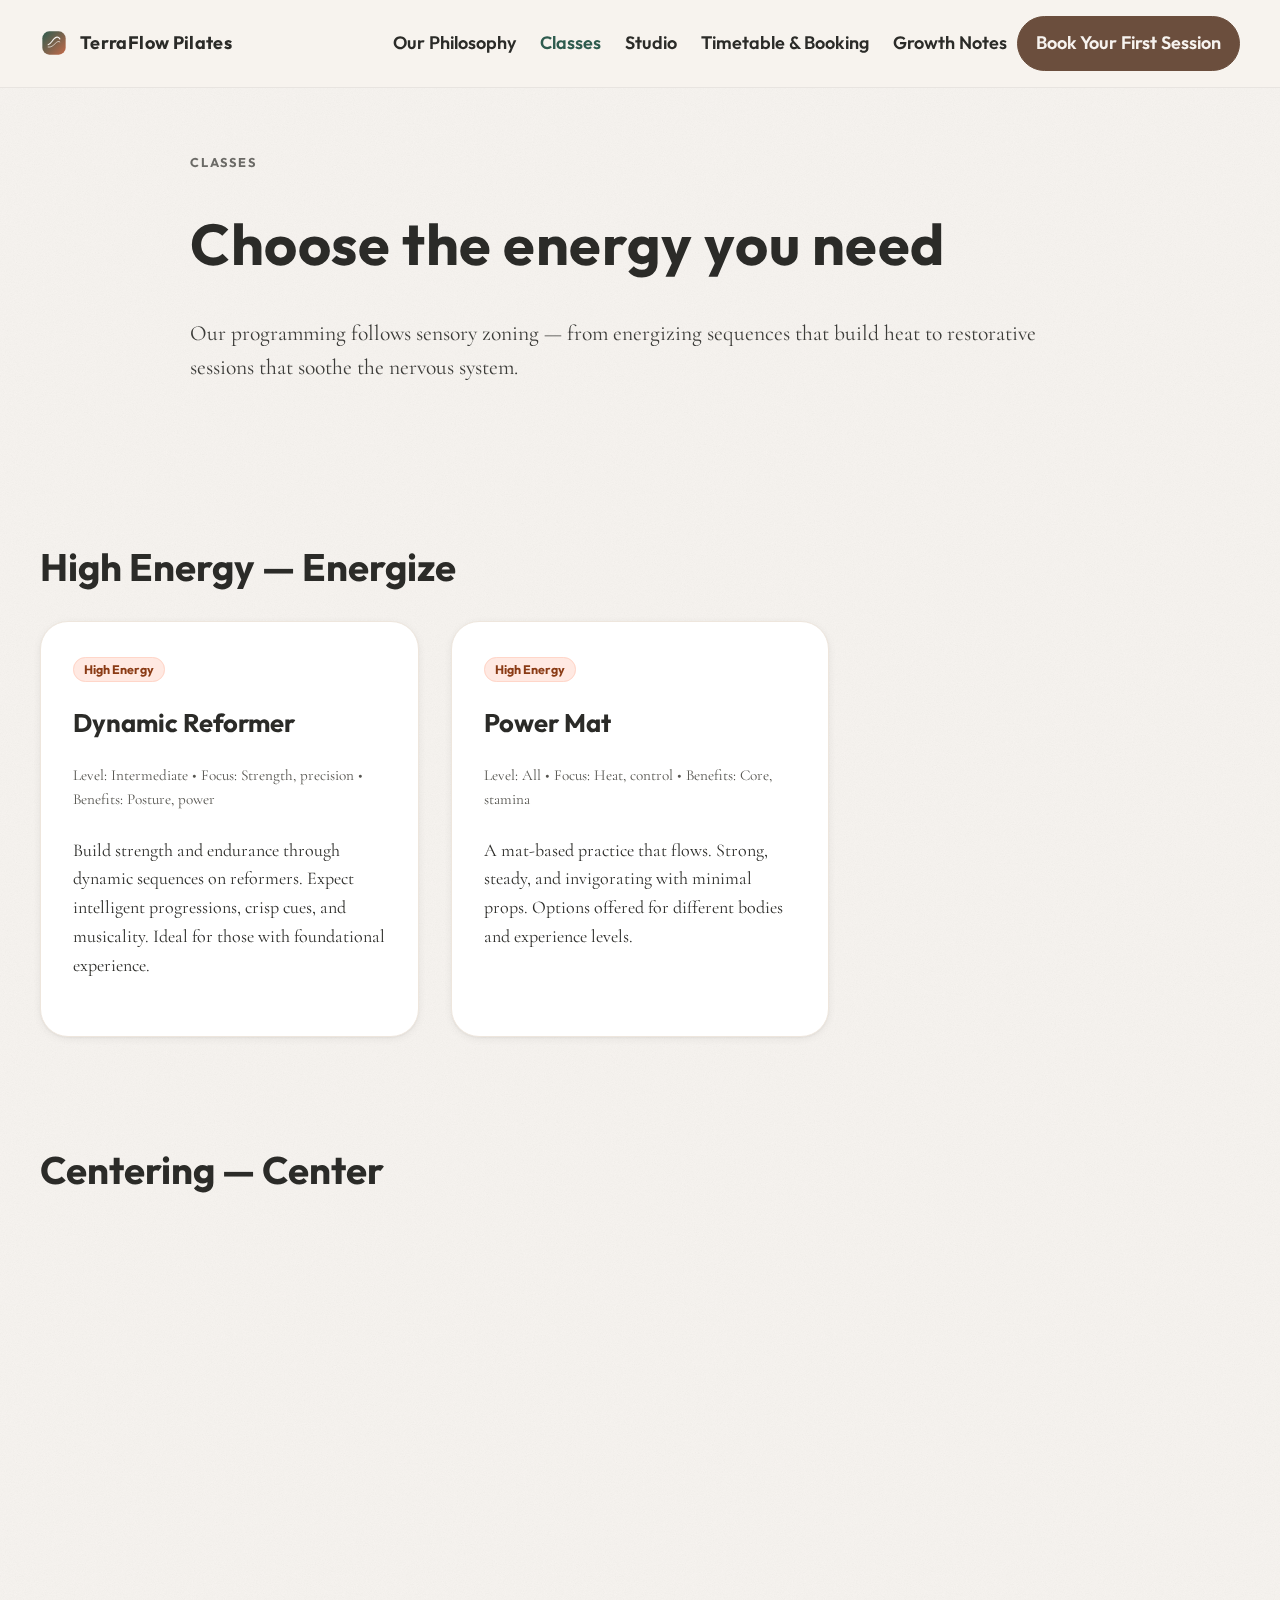
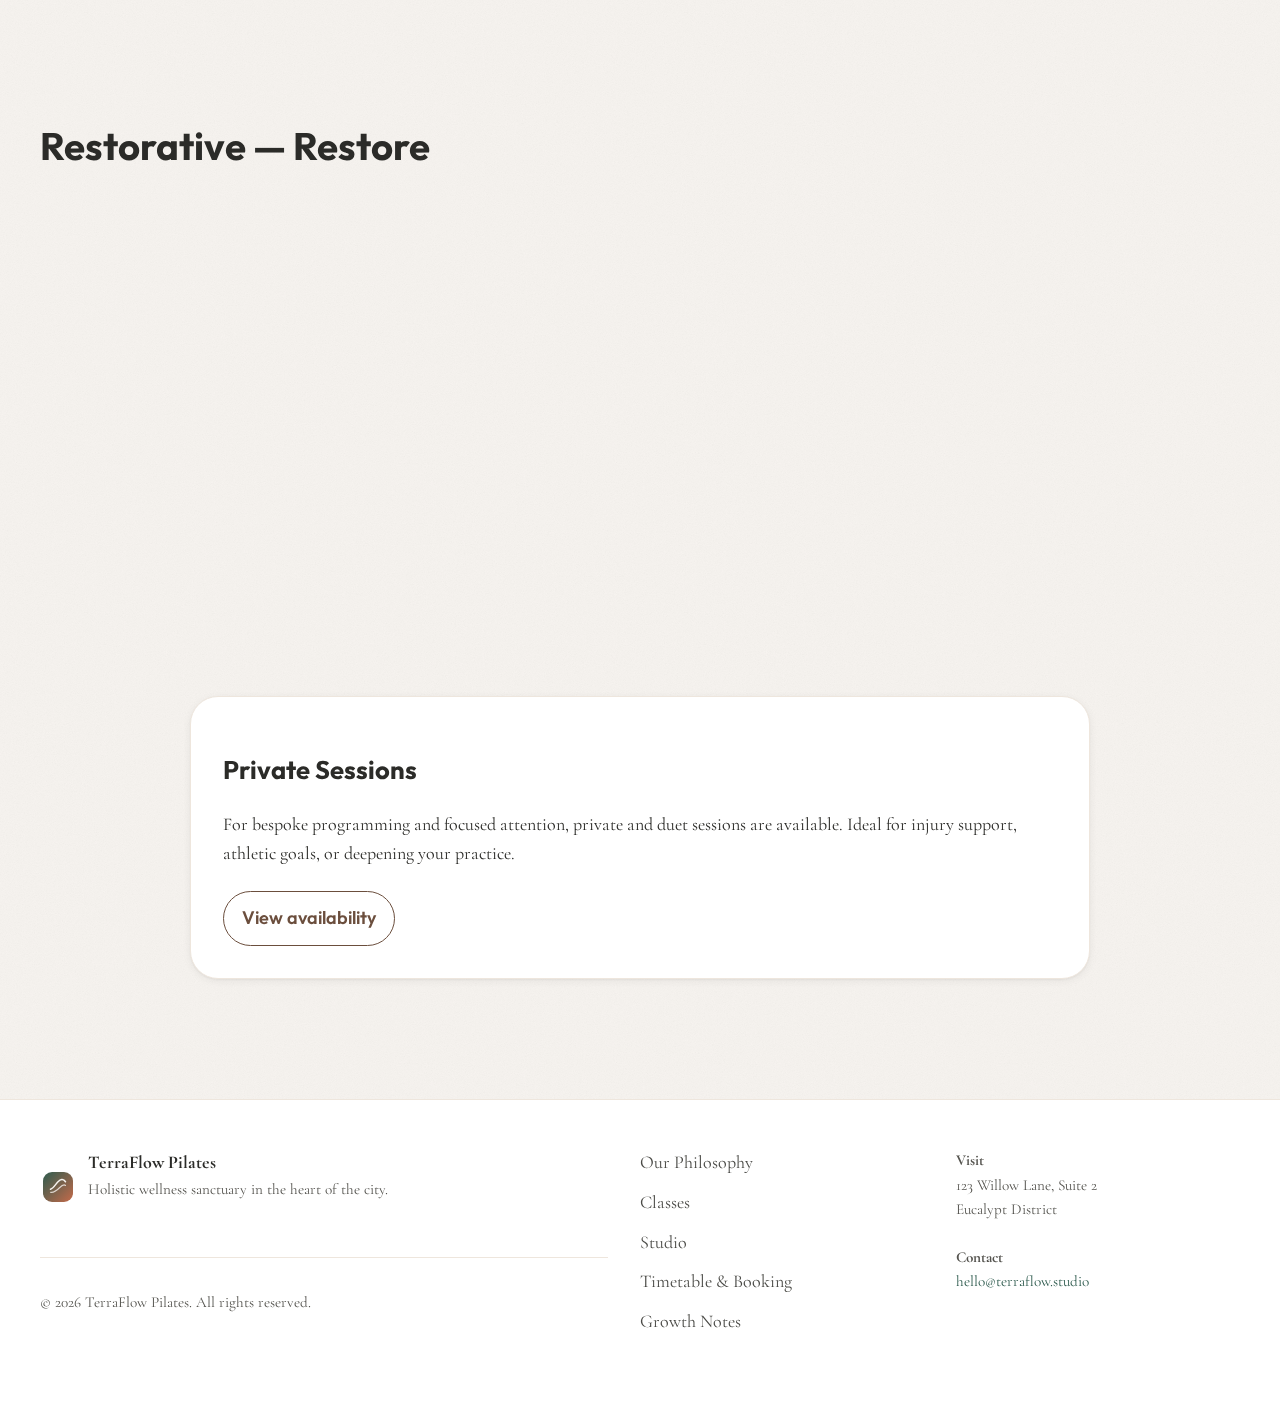
<file: classes.html>
<!doctype html>
<html lang="en">
<head>
  <meta charset="utf-8" />
  <meta name="viewport" content="width=device-width, initial-scale=1" />
  <title>Classes — TerraFlow Pilates</title>
  <meta name="description" content="Explore TerraFlow Pilates classes, grouped by energy: Energize, Center, Restore. Find the right level and benefits for your practice." />
  <link rel="icon" href="/assets/img/favicon.svg" type="image/svg+xml" />
  <link rel="preconnect" href="https://fonts.googleapis.com" crossorigin>
  <link rel="preconnect" href="https://fonts.gstatic.com" crossorigin>
  <link href="https://fonts.googleapis.com/css2?family=Cormorant+Garamond:wght@400;500;600&family=Outfit:wght@500;600;700&display=swap" rel="stylesheet">
  <link rel="stylesheet" href="/assets/css/styles.css" />
  <meta property="og:title" content="Classes — TerraFlow Pilates" />
  <meta property="og:description" content="Energize, Center, Restore — find your class and flow." />
  <meta property="og:type" content="website" />
  <meta property="og:image" content="/assets/img/brand-mark.svg" />
</head>
<body>
  <a href="#main" class="skip-link">Skip to content</a>
  <header class="site-header" role="banner">
    <div class="container navbar">
      <a class="brand" href="/">
        <img src="/assets/img/brand-mark.svg" alt="TerraFlow mark" />
        <span>TerraFlow Pilates</span>
      </a>
      <nav aria-label="Primary" class="nav-cta">
        <button class="nav-toggle" data-nav-toggle aria-expanded="false" aria-controls="primary-nav" aria-label="Toggle navigation">
          <svg viewBox="0 0 24 24" fill="none" stroke="currentColor" stroke-width="2" stroke-linecap="round"><path d="M3 6h18M3 12h18M3 18h18"/></svg>
        </button>
        <div id="primary-nav" class="navlinks" data-navlinks>
          <a href="/philosophy.html">Our Philosophy</a>
          <a href="/classes.html" aria-current="page">Classes</a>
          <a href="/studio.html">Studio</a>
          <a href="/timetable.html">Timetable & Booking</a>
          <a href="/journal/index.html">Growth Notes</a>
        </div>
        <div class="nav-cta">
          <a class="btn btn-primary" href="/timetable.html">Book Your First Session</a>
        </div>
      </nav>
    </div>
  </header>

  <main id="main">
    <section class="section">
      <div class="container-narrow">
        <p class="kicker">Classes</p>
        <h1>Choose the energy you need</h1>
        <p class="lead">Our programming follows sensory zoning — from energizing sequences that build heat to restorative sessions that soothe the nervous system.</p>
      </div>
    </section>

    <section class="section section-tight">
      <div class="container">
        <h2>High Energy — Energize</h2>
        <div class="grid grid-3">
          <article id="dynamic-reformer" class="card reveal">
            <span class="badge energize">High Energy</span>
            <h3>Dynamic Reformer</h3>
            <p class="small">Level: Intermediate • Focus: Strength, precision • Benefits: Posture, power</p>
            <p>Build strength and endurance through dynamic sequences on reformers. Expect intelligent progressions, crisp cues, and musicality. Ideal for those with foundational experience.</p>
          </article>
          <article class="card reveal">
            <span class="badge energize">High Energy</span>
            <h3>Power Mat</h3>
            <p class="small">Level: All • Focus: Heat, control • Benefits: Core, stamina</p>
            <p>A mat-based practice that flows. Strong, steady, and invigorating with minimal props. Options offered for different bodies and experience levels.</p>
          </article>
        </div>
      </div>
    </section>

    <section class="section section-tight">
      <div class="container">
        <h2>Centering — Center</h2>
        <div class="grid grid-3">
          <article id="mindful-mat" class="card reveal">
            <span class="badge center">Center</span>
            <h3>Mindful Mat</h3>
            <p class="small">Level: Beginner+ • Focus: Alignment, breath • Benefits: Ease, awareness</p>
            <p>Foundational practice that prioritizes control and breath. Slow, precise, and deeply supportive. A grounding class to refine technique.</p>
          </article>
          <article class="card reveal">
            <span class="badge center">Center</span>
            <h3>Mobility & Balance</h3>
            <p class="small">Level: All • Focus: Joint care • Benefits: Range, stability</p>
            <p>Gentle, intelligent mobility work to support daily life and athletic performance. Emphasis on ankles, hips, and thoracic rotation.</p>
          </article>
        </div>
      </div>
    </section>

    <section class="section section-tight">
      <div class="container">
        <h2>Restorative — Restore</h2>
        <div class="grid grid-3">
          <article id="restorative-stretch" class="card reveal">
            <span class="badge restore">Restore</span>
            <h3>Restorative Stretch & Sound Bath</h3>
            <p class="small">Level: All • Focus: Release, down-regulate • Benefits: Calm, sleep</p>
            <p>Unwind in a candlelit setting with meditative sound. Supported stretching, breath-led pacing, and deep relaxation for the nervous system.</p>
          </article>
          <article class="card reveal">
            <span class="badge restore">Restore</span>
            <h3>Pre/Postnatal Foundations</h3>
            <p class="small">Level: All • Focus: Safe support • Benefits: Stability, connection</p>
            <p>Nervous-system-informed sequences that build strength safely through pregnancy and postpartum. Focused on core synergy and pelvic floor.</p>
          </article>
        </div>
      </div>
    </section>

    <section class="section section-tight">
      <div class="container-narrow">
        <div class="card">
          <h3>Private Sessions</h3>
          <p>For bespoke programming and focused attention, private and duet sessions are available. Ideal for injury support, athletic goals, or deepening your practice.</p>
          <a class="btn btn-secondary" href="/timetable.html">View availability</a>
        </div>
      </div>
    </section>
  </main>

  <footer class="site-footer" role="contentinfo">
    <div class="container footer-grid">
      <div>
        <div class="footer-brand">
          <img src="/assets/img/brand-mark.svg" alt="TerraFlow mark" />
          <div>
            <strong>TerraFlow Pilates</strong>
            <p class="small">Holistic wellness sanctuary in the heart of the city.</p>
          </div>
        </div>
        <div class="hr"></div>
        <p class="small">© <span id="y"></span> TerraFlow Pilates. All rights reserved.</p>
      </div>
      <nav aria-label="Footer" class="footer-nav">
        <a href="/philosophy.html">Our Philosophy</a>
        <a href="/classes.html" aria-current="page">Classes</a>
        <a href="/studio.html">Studio</a>
        <a href="/timetable.html">Timetable & Booking</a>
        <a href="/journal/index.html">Growth Notes</a>
      </nav>
      <div>
        <p class="small"><strong>Visit</strong><br/>123 Willow Lane, Suite 2<br/>Eucalypt District</p>
        <p class="small"><strong>Contact</strong><br/><a href="mailto:hello@terraflow.studio">hello@terraflow.studio</a></p>
      </div>
    </div>
  </footer>

  <script>document.getElementById('y').textContent = new Date().getFullYear();</script>
  <script src="/assets/js/structured-data.js" defer></script>
  <script src="/assets/js/main.js" defer></script>
</body>
</html>
</file>
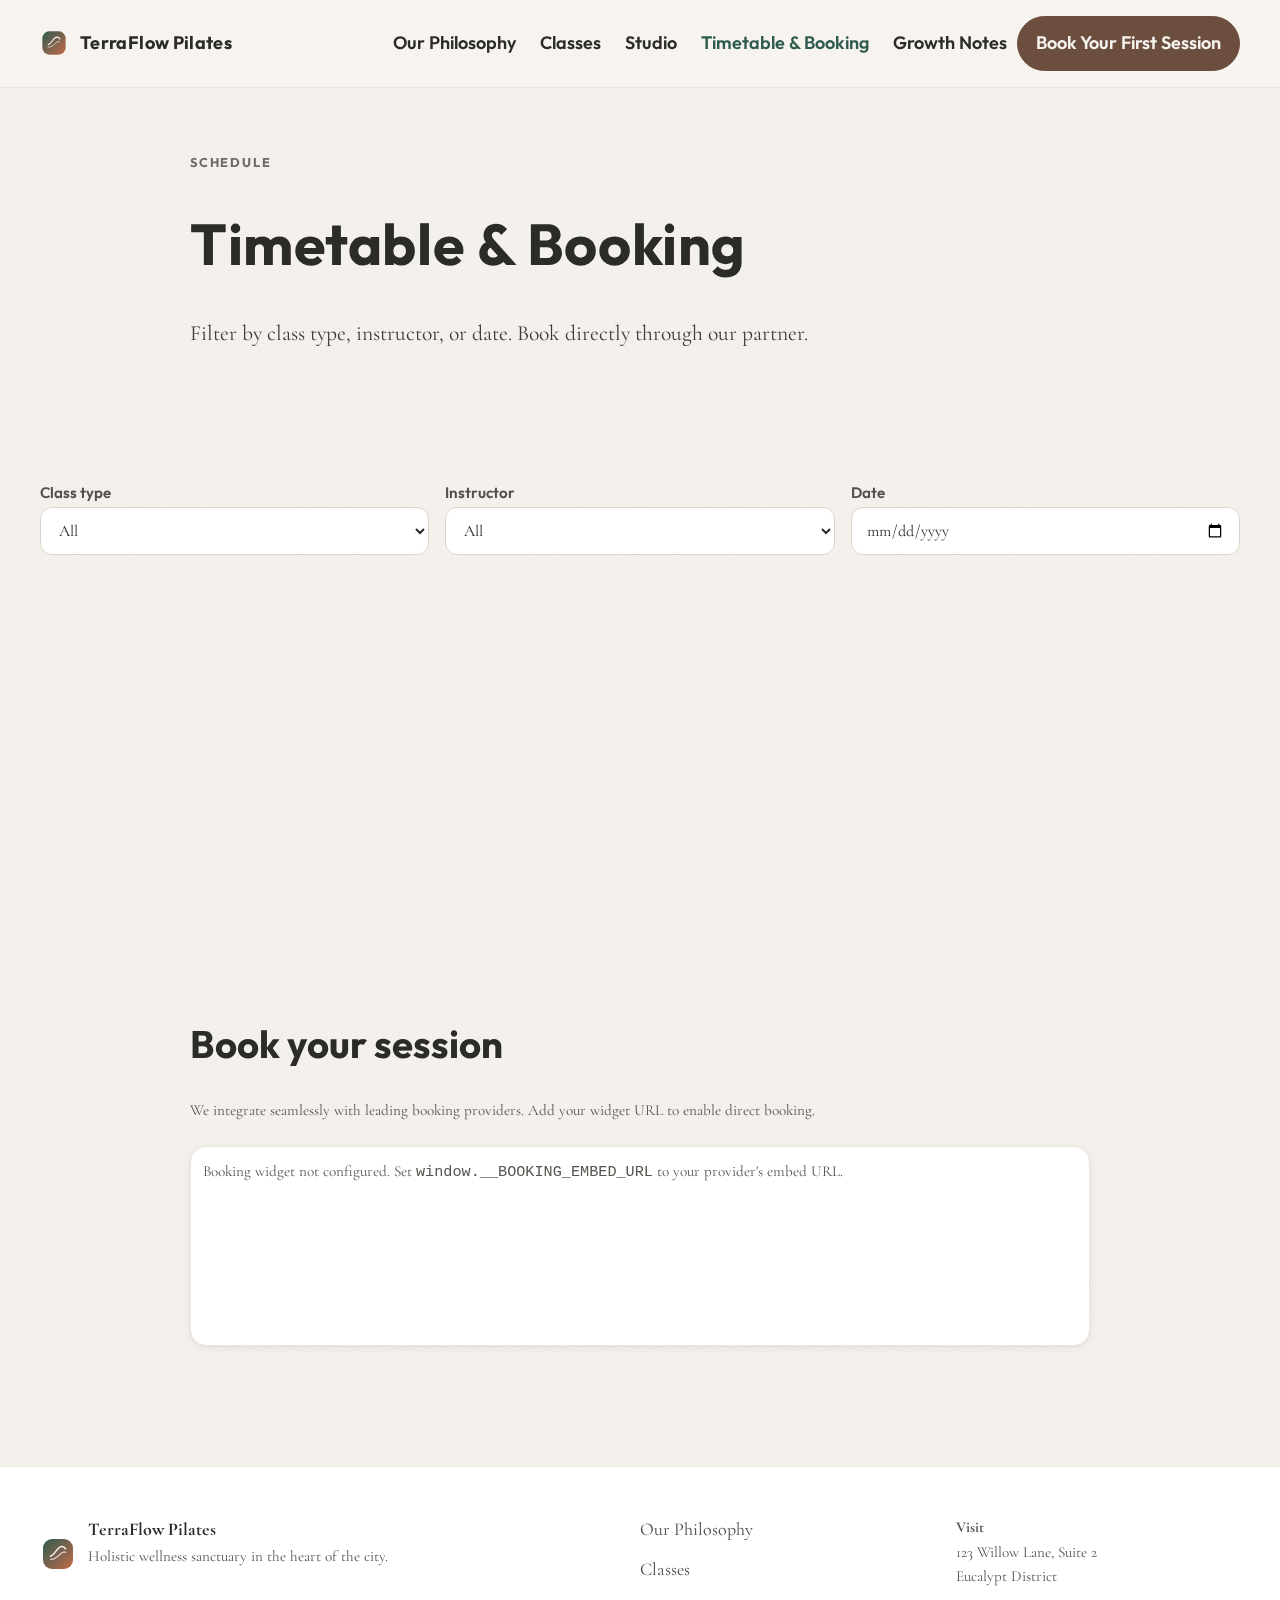
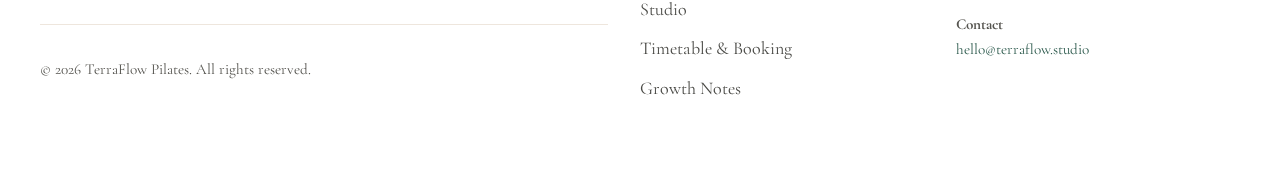
<file: timetable.html>
<!doctype html>
<html lang="en">
<head>
  <meta charset="utf-8" />
  <meta name="viewport" content="width=device-width, initial-scale=1" />
  <title>Timetable & Booking — TerraFlow Pilates</title>
  <meta name="description" content="Filter classes by type, instructor, and date. Book your TerraFlow Pilates session through our integrated partner." />
  <link rel="icon" href="/assets/img/favicon.svg" type="image/svg+xml" />
  <link rel="preconnect" href="https://fonts.googleapis.com" crossorigin>
  <link rel="preconnect" href="https://fonts.gstatic.com" crossorigin>
  <link href="https://fonts.googleapis.com/css2?family=Cormorant+Garamond:wght@400;500;600&family=Outfit:wght@500;600;700&display=swap" rel="stylesheet">
  <link rel="stylesheet" href="/assets/css/styles.css" />
  <meta property="og:title" content="Timetable & Booking — TerraFlow Pilates" />
  <meta property="og:description" content="Filter classes by type, instructor, and date. Book your TerraFlow session." />
  <meta property="og:type" content="website" />
  <meta property="og:image" content="/assets/img/brand-mark.svg" />
</head>
<body>
  <a href="#main" class="skip-link">Skip to content</a>
  <header class="site-header" role="banner">
    <div class="container navbar">
      <a class="brand" href="/">
        <img src="/assets/img/brand-mark.svg" alt="TerraFlow mark" />
        <span>TerraFlow Pilates</span>
      </a>
      <nav aria-label="Primary" class="nav-cta">
        <button class="nav-toggle" data-nav-toggle aria-expanded="false" aria-controls="primary-nav" aria-label="Toggle navigation">
          <svg viewBox="0 0 24 24" fill="none" stroke="currentColor" stroke-width="2" stroke-linecap="round"><path d="M3 6h18M3 12h18M3 18h18"/></svg>
        </button>
        <div id="primary-nav" class="navlinks" data-navlinks>
          <a href="/philosophy.html">Our Philosophy</a>
          <a href="/classes.html">Classes</a>
          <a href="/studio.html">Studio</a>
          <a href="/timetable.html" aria-current="page">Timetable & Booking</a>
          <a href="/journal/index.html">Growth Notes</a>
        </div>
        <div class="nav-cta">
          <a class="btn btn-primary" href="/timetable.html">Book Your First Session</a>
        </div>
      </nav>
    </div>
  </header>

  <main id="main">
    <section class="section">
      <div class="container-narrow">
        <p class="kicker">Schedule</p>
        <h1>Timetable & Booking</h1>
        <p class="lead">Filter by class type, instructor, or date. Book directly through our partner.</p>
      </div>
    </section>

    <section class="section section-tight" id="timetable-app">
      <div class="container">
        <form id="timetable-filters" class="controls" aria-label="Filter classes">
          <div>
            <label for="filter-type">Class type</label>
            <select id="filter-type">
              <option value="">All</option>
              <option value="dynamic-reformer">Dynamic Reformer</option>
              <option value="mindful-mat">Mindful Mat</option>
              <option value="restorative-stretch">Restorative Stretch</option>
            </select>
          </div>
          <div>
            <label for="filter-instructor">Instructor</label>
            <select id="filter-instructor">
              <option value="">All</option>
              <option value="Lena Hart">Lena Hart</option>
              <option value="Noor El-Sayegh">Noor El-Sayegh</option>
              <option value="Theo Marin">Theo Marin</option>
            </select>
          </div>
          <div>
            <label for="filter-date">Date</label>
            <input type="date" id="filter-date" />
          </div>
        </form>

        <div style="margin-top: 16px" id="timetable-results" aria-live="polite" aria-busy="false"></div>

        <script id="schedule-data" type="application/json">
          [
            {"id":"c1","className":"Dynamic Reformer","type":"dynamic-reformer","instructor":"Theo Marin","datetime":"2025-10-06T09:30:00","energy":"energize","energyLabel":"High Energy"},
            {"id":"c2","className":"Mindful Mat","type":"mindful-mat","instructor":"Noor El-Sayegh","datetime":"2025-10-06T12:00:00","energy":"center","energyLabel":"Center"},
            {"id":"c3","className":"Restorative Stretch & Sound Bath","type":"restorative-stretch","instructor":"Lena Hart","datetime":"2025-10-07T18:30:00","energy":"restore","energyLabel":"Restore"},
            {"id":"c4","className":"Dynamic Reformer","type":"dynamic-reformer","instructor":"Theo Marin","datetime":"2025-10-08T07:00:00","energy":"energize","energyLabel":"High Energy"}
          ]
        </script>
      </div>
    </section>

    <section class="section section-tight" id="booking">
      <div class="container-narrow">
        <h2>Book your session</h2>
        <p class="small">We integrate seamlessly with leading booking providers. Add your widget URL to enable direct booking.</p>
        <div id="booking-embed" class="surface" style="min-height: 200px; padding: 12px; border-radius: 16px;">
          <!-- Iframe injected by JS when window.__BOOKING_EMBED_URL is set -->
        </div>
        <script>
          // Example: set this to your provider's URL, e.g., Mindbody, Momence, or Acuity
          // window.__BOOKING_EMBED_URL = 'https://example.com/your-booking-widget';
        </script>
      </div>
    </section>
  </main>

  <footer class="site-footer" role="contentinfo">
    <div class="container footer-grid">
      <div>
        <div class="footer-brand">
          <img src="/assets/img/brand-mark.svg" alt="TerraFlow mark" />
          <div>
            <strong>TerraFlow Pilates</strong>
            <p class="small">Holistic wellness sanctuary in the heart of the city.</p>
          </div>
        </div>
        <div class="hr"></div>
        <p class="small">© <span id="y"></span> TerraFlow Pilates. All rights reserved.</p>
      </div>
      <nav aria-label="Footer" class="footer-nav">
        <a href="/philosophy.html">Our Philosophy</a>
        <a href="/classes.html">Classes</a>
        <a href="/studio.html">Studio</a>
        <a href="/timetable.html" aria-current="page">Timetable & Booking</a>
        <a href="/journal/index.html">Growth Notes</a>
      </nav>
      <div>
        <p class="small"><strong>Visit</strong><br/>123 Willow Lane, Suite 2<br/>Eucalypt District</p>
        <p class="small"><strong>Contact</strong><br/><a href="mailto:hello@terraflow.studio">hello@terraflow.studio</a></p>
      </div>
    </div>
  </footer>

  <script>document.getElementById('y').textContent = new Date().getFullYear();</script>
  <script src="/assets/js/structured-data.js" defer></script>
  <script src="/assets/js/main.js" defer></script>
</body>
</html>
</file>
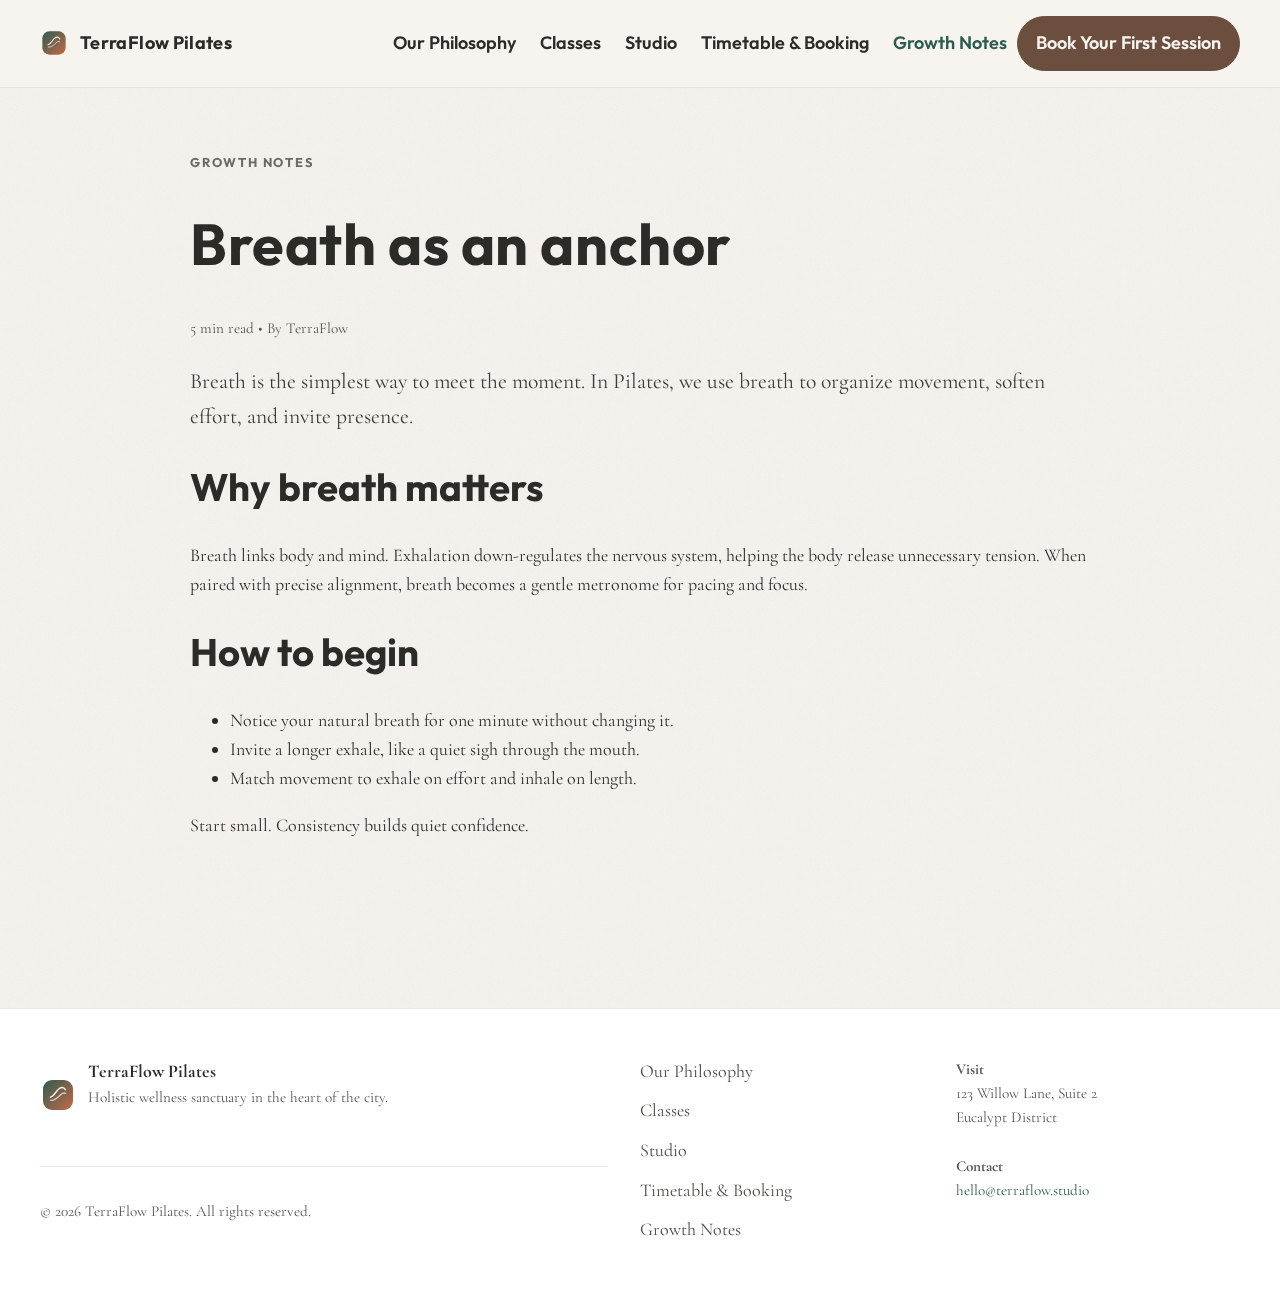
<file: journal/pilates-breath-presence.html>
<!doctype html>
<html lang="en">
<head>
  <meta charset="utf-8" />
  <meta name="viewport" content="width=device-width, initial-scale=1" />
  <title>Breath as an anchor — TerraFlow Growth Notes</title>
  <meta name="description" content="On the nervous system benefits of breath-led movement — and how to begin." />
  <link rel="icon" href="/assets/img/favicon.svg" type="image/svg+xml" />
  <link rel="preconnect" href="https://fonts.googleapis.com" crossorigin>
  <link rel="preconnect" href="https://fonts.gstatic.com" crossorigin>
  <link href="https://fonts.googleapis.com/css2?family=Cormorant+Garamond:wght@400;500;600&family=Outfit:wght@500;600;700&display=swap" rel="stylesheet">
  <link rel="stylesheet" href="/assets/css/styles.css" />
  <meta property="og:title" content="Breath as an anchor — TerraFlow Growth Notes" />
  <meta property="og:description" content="On the nervous system benefits of breath-led movement — and how to begin." />
  <meta property="og:type" content="article" />
  <meta property="og:image" content="/assets/img/brand-mark.svg" />
</head>
<body>
  <a href="#main" class="skip-link">Skip to content</a>
  <header class="site-header" role="banner">
    <div class="container navbar">
      <a class="brand" href="/">
        <img src="/assets/img/brand-mark.svg" alt="TerraFlow mark" />
        <span>TerraFlow Pilates</span>
      </a>
      <nav aria-label="Primary" class="nav-cta">
        <button class="nav-toggle" data-nav-toggle aria-expanded="false" aria-controls="primary-nav" aria-label="Toggle navigation">
          <svg viewBox="0 0 24 24" fill="none" stroke="currentColor" stroke-width="2" stroke-linecap="round"><path d="M3 6h18M3 12h18M3 18h18"/></svg>
        </button>
        <div id="primary-nav" class="navlinks" data-navlinks>
          <a href="/philosophy.html">Our Philosophy</a>
          <a href="/classes.html">Classes</a>
          <a href="/studio.html">Studio</a>
          <a href="/timetable.html">Timetable & Booking</a>
          <a href="/journal/index.html" aria-current="page">Growth Notes</a>
        </div>
        <div class="nav-cta">
          <a class="btn btn-primary" href="/timetable.html">Book Your First Session</a>
        </div>
      </nav>
    </div>
  </header>

  <main id="main" class="section">
    <article class="container-narrow">
      <p class="kicker">Growth Notes</p>
      <h1>Breath as an anchor</h1>
      <p class="small">5 min read • By TerraFlow</p>
      <p class="lead">Breath is the simplest way to meet the moment. In Pilates, we use breath to organize movement, soften effort, and invite presence.</p>
      <h2>Why breath matters</h2>
      <p>Breath links body and mind. Exhalation down-regulates the nervous system, helping the body release unnecessary tension. When paired with precise alignment, breath becomes a gentle metronome for pacing and focus.</p>
      <h2>How to begin</h2>
      <ul>
        <li>Notice your natural breath for one minute without changing it.</li>
        <li>Invite a longer exhale, like a quiet sigh through the mouth.</li>
        <li>Match movement to exhale on effort and inhale on length.</li>
      </ul>
      <p>Start small. Consistency builds quiet confidence.</p>
    </article>
  </main>

  <footer class="site-footer" role="contentinfo">
    <div class="container footer-grid">
      <div>
        <div class="footer-brand">
          <img src="/assets/img/brand-mark.svg" alt="TerraFlow mark" />
          <div>
            <strong>TerraFlow Pilates</strong>
            <p class="small">Holistic wellness sanctuary in the heart of the city.</p>
          </div>
        </div>
        <div class="hr"></div>
        <p class="small">© <span id="y"></span> TerraFlow Pilates. All rights reserved.</p>
      </div>
      <nav aria-label="Footer" class="footer-nav">
        <a href="/philosophy.html">Our Philosophy</a>
        <a href="/classes.html">Classes</a>
        <a href="/studio.html">Studio</a>
        <a href="/timetable.html">Timetable & Booking</a>
        <a href="/journal/index.html" aria-current="page">Growth Notes</a>
      </nav>
      <div>
        <p class="small"><strong>Visit</strong><br/>123 Willow Lane, Suite 2<br/>Eucalypt District</p>
        <p class="small"><strong>Contact</strong><br/><a href="mailto:hello@terraflow.studio">hello@terraflow.studio</a></p>
      </div>
    </div>
  </footer>

  <script>document.getElementById('y').textContent = new Date().getFullYear();</script>
  <script src="/assets/js/structured-data.js" defer></script>
  <script src="/assets/js/main.js" defer></script>
</body>
</html>
</file>
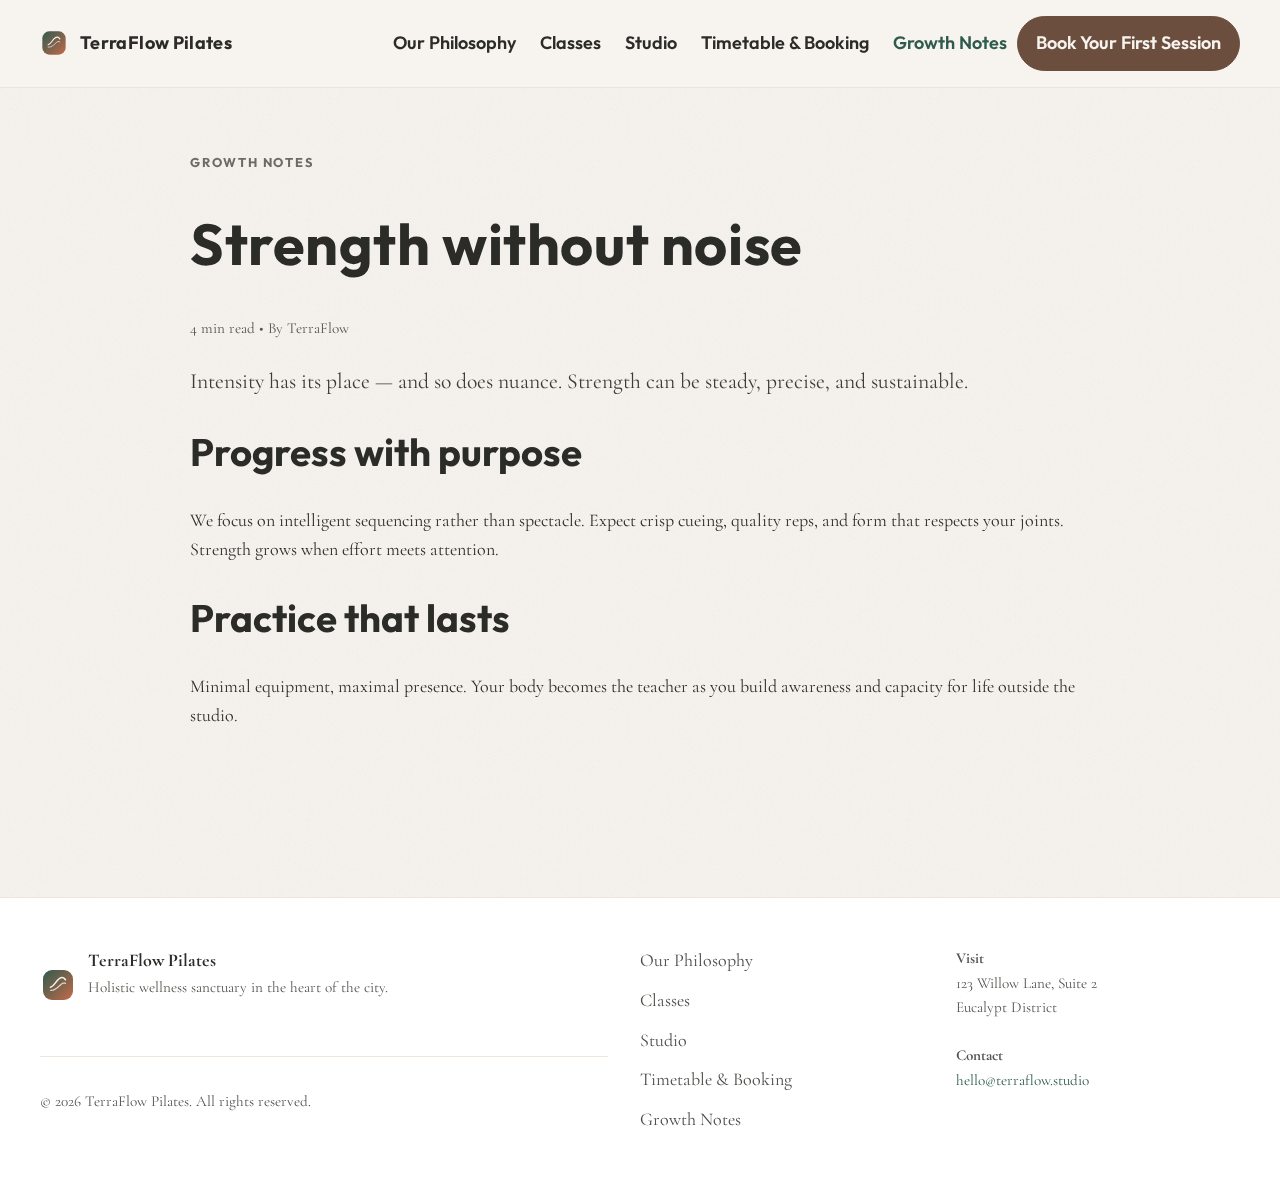
<file: journal/strength-without-noise.html>
<!doctype html>
<html lang="en">
<head>
  <meta charset="utf-8" />
  <meta name="viewport" content="width=device-width, initial-scale=1" />
  <title>Strength without noise — TerraFlow Growth Notes</title>
  <meta name="description" content="Building quiet confidence through intelligent progressions and alignment." />
  <link rel="icon" href="/assets/img/favicon.svg" type="image/svg+xml" />
  <link rel="preconnect" href="https://fonts.googleapis.com" crossorigin>
  <link rel="preconnect" href="https://fonts.gstatic.com" crossorigin>
  <link href="https://fonts.googleapis.com/css2?family=Cormorant+Garamond:wght@400;500;600&family=Outfit:wght@500;600;700&display=swap" rel="stylesheet">
  <link rel="stylesheet" href="/assets/css/styles.css" />
  <meta property="og:title" content="Strength without noise — TerraFlow Growth Notes" />
  <meta property="og:description" content="Building quiet confidence through intelligent progressions and alignment." />
  <meta property="og:type" content="article" />
  <meta property="og:image" content="/assets/img/brand-mark.svg" />
</head>
<body>
  <a href="#main" class="skip-link">Skip to content</a>
  <header class="site-header" role="banner">
    <div class="container navbar">
      <a class="brand" href="/">
        <img src="/assets/img/brand-mark.svg" alt="TerraFlow mark" />
        <span>TerraFlow Pilates</span>
      </a>
      <nav aria-label="Primary" class="nav-cta">
        <button class="nav-toggle" data-nav-toggle aria-expanded="false" aria-controls="primary-nav" aria-label="Toggle navigation">
          <svg viewBox="0 0 24 24" fill="none" stroke="currentColor" stroke-width="2" stroke-linecap="round"><path d="M3 6h18M3 12h18M3 18h18"/></svg>
        </button>
        <div id="primary-nav" class="navlinks" data-navlinks>
          <a href="/philosophy.html">Our Philosophy</a>
          <a href="/classes.html">Classes</a>
          <a href="/studio.html">Studio</a>
          <a href="/timetable.html">Timetable & Booking</a>
          <a href="/journal/index.html" aria-current="page">Growth Notes</a>
        </div>
        <div class="nav-cta">
          <a class="btn btn-primary" href="/timetable.html">Book Your First Session</a>
        </div>
      </nav>
    </div>
  </header>

  <main id="main" class="section">
    <article class="container-narrow">
      <p class="kicker">Growth Notes</p>
      <h1>Strength without noise</h1>
      <p class="small">4 min read • By TerraFlow</p>
      <p class="lead">Intensity has its place — and so does nuance. Strength can be steady, precise, and sustainable.</p>
      <h2>Progress with purpose</h2>
      <p>We focus on intelligent sequencing rather than spectacle. Expect crisp cueing, quality reps, and form that respects your joints. Strength grows when effort meets attention.</p>
      <h2>Practice that lasts</h2>
      <p>Minimal equipment, maximal presence. Your body becomes the teacher as you build awareness and capacity for life outside the studio.</p>
    </article>
  </main>

  <footer class="site-footer" role="contentinfo">
    <div class="container footer-grid">
      <div>
        <div class="footer-brand">
          <img src="/assets/img/brand-mark.svg" alt="TerraFlow mark" />
          <div>
            <strong>TerraFlow Pilates</strong>
            <p class="small">Holistic wellness sanctuary in the heart of the city.</p>
          </div>
        </div>
        <div class="hr"></div>
        <p class="small">© <span id="y"></span> TerraFlow Pilates. All rights reserved.</p>
      </div>
      <nav aria-label="Footer" class="footer-nav">
        <a href="/philosophy.html">Our Philosophy</a>
        <a href="/classes.html">Classes</a>
        <a href="/studio.html">Studio</a>
        <a href="/timetable.html">Timetable & Booking</a>
        <a href="/journal/index.html" aria-current="page">Growth Notes</a>
      </nav>
      <div>
        <p class="small"><strong>Visit</strong><br/>123 Willow Lane, Suite 2<br/>Eucalypt District</p>
        <p class="small"><strong>Contact</strong><br/><a href="mailto:hello@terraflow.studio">hello@terraflow.studio</a></p>
      </div>
    </div>
  </footer>

  <script>document.getElementById('y').textContent = new Date().getFullYear();</script>
  <script src="/assets/js/structured-data.js" defer></script>
  <script src="/assets/js/main.js" defer></script>
</body>
</html>
</file>
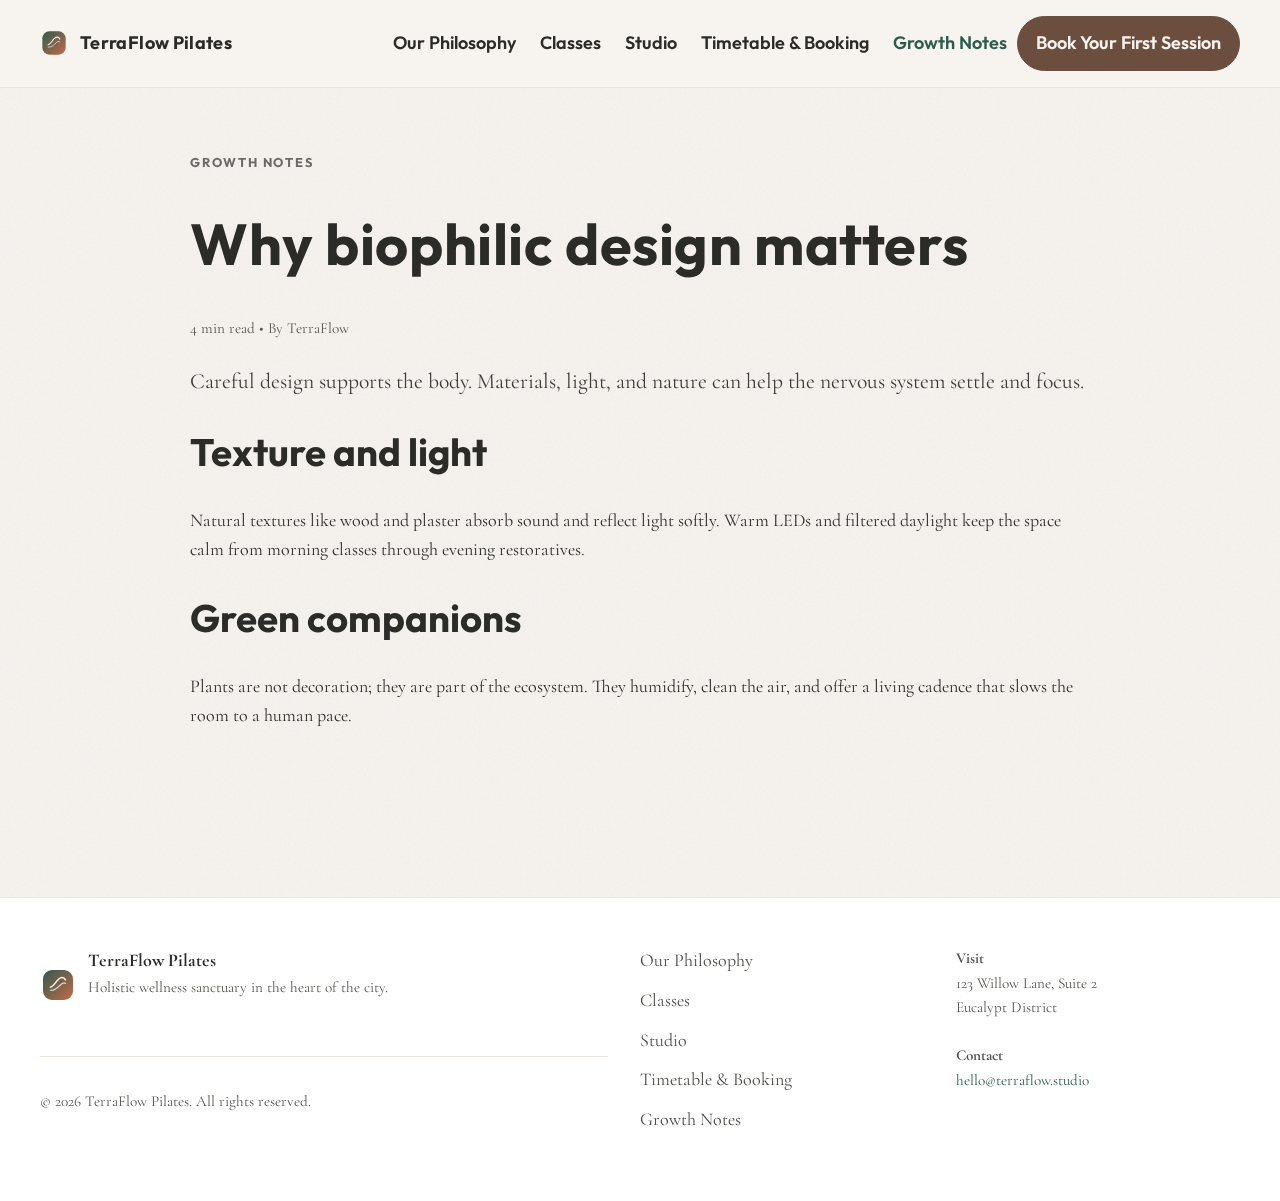
<file: journal/why-biophilic-design-matters.html>
<!doctype html>
<html lang="en">
<head>
  <meta charset="utf-8" />
  <meta name="viewport" content="width=device-width, initial-scale=1" />
  <title>Why biophilic design matters — TerraFlow Growth Notes</title>
  <meta name="description" content="Design choices that invite calm and focus: light, texture, and nature." />
  <link rel="icon" href="/assets/img/favicon.svg" type="image/svg+xml" />
  <link rel="preconnect" href="https://fonts.googleapis.com" crossorigin>
  <link rel="preconnect" href="https://fonts.gstatic.com" crossorigin>
  <link href="https://fonts.googleapis.com/css2?family=Cormorant+Garamond:wght@400;500;600&family=Outfit:wght@500;600;700&display=swap" rel="stylesheet">
  <link rel="stylesheet" href="/assets/css/styles.css" />
  <meta property="og:title" content="Why biophilic design matters — TerraFlow Growth Notes" />
  <meta property="og:description" content="Design choices that invite calm and focus: light, texture, and nature." />
  <meta property="og:type" content="article" />
  <meta property="og:image" content="/assets/img/brand-mark.svg" />
</head>
<body>
  <a href="#main" class="skip-link">Skip to content</a>
  <header class="site-header" role="banner">
    <div class="container navbar">
      <a class="brand" href="/">
        <img src="/assets/img/brand-mark.svg" alt="TerraFlow mark" />
        <span>TerraFlow Pilates</span>
      </a>
      <nav aria-label="Primary" class="nav-cta">
        <button class="nav-toggle" data-nav-toggle aria-expanded="false" aria-controls="primary-nav" aria-label="Toggle navigation">
          <svg viewBox="0 0 24 24" fill="none" stroke="currentColor" stroke-width="2" stroke-linecap="round"><path d="M3 6h18M3 12h18M3 18h18"/></svg>
        </button>
        <div id="primary-nav" class="navlinks" data-navlinks>
          <a href="/philosophy.html">Our Philosophy</a>
          <a href="/classes.html">Classes</a>
          <a href="/studio.html">Studio</a>
          <a href="/timetable.html">Timetable & Booking</a>
          <a href="/journal/index.html" aria-current="page">Growth Notes</a>
        </div>
        <div class="nav-cta">
          <a class="btn btn-primary" href="/timetable.html">Book Your First Session</a>
        </div>
      </nav>
    </div>
  </header>

  <main id="main" class="section">
    <article class="container-narrow">
      <p class="kicker">Growth Notes</p>
      <h1>Why biophilic design matters</h1>
      <p class="small">4 min read • By TerraFlow</p>
      <p class="lead">Careful design supports the body. Materials, light, and nature can help the nervous system settle and focus.</p>
      <h2>Texture and light</h2>
      <p>Natural textures like wood and plaster absorb sound and reflect light softly. Warm LEDs and filtered daylight keep the space calm from morning classes through evening restoratives.</p>
      <h2>Green companions</h2>
      <p>Plants are not decoration; they are part of the ecosystem. They humidify, clean the air, and offer a living cadence that slows the room to a human pace.</p>
    </article>
  </main>

  <footer class="site-footer" role="contentinfo">
    <div class="container footer-grid">
      <div>
        <div class="footer-brand">
          <img src="/assets/img/brand-mark.svg" alt="TerraFlow mark" />
          <div>
            <strong>TerraFlow Pilates</strong>
            <p class="small">Holistic wellness sanctuary in the heart of the city.</p>
          </div>
        </div>
        <div class="hr"></div>
        <p class="small">© <span id="y"></span> TerraFlow Pilates. All rights reserved.</p>
      </div>
      <nav aria-label="Footer" class="footer-nav">
        <a href="/philosophy.html">Our Philosophy</a>
        <a href="/classes.html">Classes</a>
        <a href="/studio.html">Studio</a>
        <a href="/timetable.html">Timetable & Booking</a>
        <a href="/journal/index.html" aria-current="page">Growth Notes</a>
      </nav>
      <div>
        <p class="small"><strong>Visit</strong><br/>123 Willow Lane, Suite 2<br/>Eucalypt District</p>
        <p class="small"><strong>Contact</strong><br/><a href="mailto:hello@terraflow.studio">hello@terraflow.studio</a></p>
      </div>
    </div>
  </footer>

  <script>document.getElementById('y').textContent = new Date().getFullYear();</script>
  <script src="/assets/js/structured-data.js" defer></script>
  <script src="/assets/js/main.js" defer></script>
</body>
</html>
</file>
<file: assets/css/styles.css>
/* TerraFlow Pilates — Design System and Global Styles */
/* Color tokens: warm minimalism + natural sophistication */
:root {
  --color-bone: #F7F3EF;        /* warm off-white */
  --color-sand: #EAE0D5;        /* soft beige */
  --color-terracotta: #C46A4A;  /* terracotta */
  --color-sage: #A8B8A8;        /* sage green */
  --color-eucalyptus: #2E5B4E;  /* deep eucalyptus */
  --color-mocha: #6B4E3D;       /* rich warm brown */
  --color-ink: #2B2B28;         /* near-black charcoal */
  --color-cloud: #FFFFFF;       /* white */
  --color-shadow: rgba(0, 0, 0, 0.08);

  --font-heading: 'Outfit', ui-sans-serif, system-ui, -apple-system, Segoe UI, Roboto, 'Helvetica Neue', Arial, 'Noto Sans', 'Liberation Sans', sans-serif;
  --font-body: 'Cormorant Garamond', Georgia, 'Times New Roman', Times, serif;

  --maxw: 1200px;
  --maxw-narrow: 900px;
  --radius-sm: 10px;
  --radius-md: 16px;
  --radius-lg: 28px;
  --shadow-sm: 0 1px 2px rgba(0,0,0,0.04), 0 2px 8px rgba(0,0,0,0.06);
  --shadow-md: 0 8px 24px rgba(0,0,0,0.08);

  --space-2: 8px;
  --space-3: 12px;
  --space-4: 16px;
  --space-5: 20px;
  --space-6: 24px;
  --space-8: 32px;
  --space-10: 40px;
  --space-12: 48px;
  --space-16: 64px;
  --space-20: 80px;

  --transition-fast: 180ms cubic-bezier(.2,.8,.2,1);
  --transition: 260ms cubic-bezier(.2,.8,.2,1);
  --transition-slow: 600ms cubic-bezier(.2,.8,.2,1);
}

/* Reset/normalize */
* { box-sizing: border-box; }
html { -webkit-text-size-adjust: 100%; scroll-behavior: smooth; }

body {
  margin: 0;
  color: var(--color-ink);
  background: var(--color-bone) url('../img/texture-paper.svg');
  background-size: 600px 600px;
  font-family: var(--font-body);
  font-size: 18px;
  line-height: 1.6;
}

img, video { max-width: 100%; height: auto; display: block; }
video[poster] { background-color: #eae4dc; }

/* Typography */
h1, h2, h3, h4 { font-family: var(--font-heading); color: var(--color-ink); line-height: 1.15; }
h1 { font-size: clamp(2.2rem, 3vw + 1.2rem, 4rem); letter-spacing: 0.01em; }
h2 { font-size: clamp(1.6rem, 2vw + 1rem, 2.4rem); }
h3 { font-size: clamp(1.25rem, 1.2vw + 1rem, 1.6rem); }

p { margin: 0 0 var(--space-6); }

.lead {
  font-size: clamp(1.15rem, .5vw + 1rem, 1.35rem);
  color: #3b3b38;
}

.small { font-size: 0.95rem; color: #55544f; }

/* Links & buttons */
a { color: var(--color-eucalyptus); text-decoration: none; }
a:hover { text-decoration: underline; }

.btn {
  display: inline-flex; align-items: center; justify-content: center;
  padding: 12px 18px; border-radius: 999px; font-family: var(--font-heading);
  font-weight: 600; border: 1px solid transparent; cursor: pointer;
  transition: transform var(--transition), background var(--transition), color var(--transition), border-color var(--transition);
}
.btn:focus-visible { outline: 2px solid var(--color-eucalyptus); outline-offset: 2px; }
.btn:hover { transform: translateY(-1px); }

.btn-primary { background: var(--color-mocha); color: var(--color-bone); border-color: var(--color-mocha); }
.btn-primary:hover { background: #5c4336; }

.btn-secondary { background: transparent; color: var(--color-mocha); border-color: var(--color-mocha); }
.btn-secondary:hover { background: rgba(107,78,61,0.08); }

.chip { display: inline-block; padding: 6px 10px; border-radius: 999px; background: #efe9e3; color: #594a3c; font-family: var(--font-heading); font-weight: 600; font-size: 0.85rem; }

/* Layout */
.container { width: min(100% - 2rem, var(--maxw)); margin-inline: auto; }
.container-narrow { width: min(100% - 2rem, var(--maxw-narrow)); margin-inline: auto; }

.section { padding: var(--space-16) 0; }
.section-tight { padding: var(--space-10) 0; }

.grid { display: grid; gap: var(--space-8); }
.grid-2 { grid-template-columns: repeat(2, minmax(0,1fr)); }
.grid-3 { grid-template-columns: repeat(3, minmax(0,1fr)); }
.grid-4 { grid-template-columns: repeat(4, minmax(0,1fr)); }

@media (max-width: 900px) {
  .grid-2, .grid-3, .grid-4 { grid-template-columns: 1fr; }
}

.card { background: #fff; border-radius: var(--radius-lg); padding: var(--space-8); box-shadow: var(--shadow-sm); border: 1px solid #eee6dd; }
.surface { background: #fff; border-radius: var(--radius-lg); box-shadow: var(--shadow-sm); border: 1px solid #eee6dd; }

/* Header */
.skip-link { position: absolute; left: -9999px; top: auto; width: 1px; height: 1px; overflow: hidden; }
.skip-link:focus { position: fixed; left: 16px; top: 16px; width: auto; height: auto; background: var(--color-eucalyptus); color: #fff; padding: 10px 14px; border-radius: 8px; z-index: 10000; }

.site-header {
  position: sticky; top: 0; z-index: 50; backdrop-filter: saturate(140%) blur(8px);
  background: color-mix(in oklab, var(--color-bone) 85%, transparent);
  border-bottom: 1px solid rgba(0,0,0,0.06);
}

.navbar { display: flex; align-items: center; justify-content: space-between; gap: var(--space-6); padding: var(--space-4) 0; }
.brand { display: flex; align-items: center; gap: 12px; font-family: var(--font-heading); font-weight: 700; letter-spacing: 0.02em; color: var(--color-ink); }
.brand img { width: 28px; height: 28px; }

.navlinks { display: flex; align-items: center; gap: var(--space-6); }
.navlinks a { color: var(--color-ink); font-family: var(--font-heading); font-weight: 600; }
.navlinks a[aria-current="page"] { color: var(--color-eucalyptus); }

.nav-cta { display: flex; gap: 10px; align-items: center; }

.nav-toggle { display: none; background: transparent; border: none; padding: 8px; border-radius: 8px; }
.nav-toggle svg { width: 28px; height: 28px; }

@media (max-width: 900px) {
  .nav-toggle { display: inline-flex; }
  .navlinks { position: fixed; inset: 64px 0 auto 0; background: #fff; padding: 16px; flex-direction: column; gap: 16px; border-bottom: 1px solid #eee6dd; transform-origin: top; transform: scaleY(0); transition: transform var(--transition); }
  .navlinks[data-open="true"] { transform: scaleY(1); }
}

/* Hero */
.hero { position: relative; min-height: min(88vh, 1000px); display: grid; place-items: center; overflow: hidden; border-radius: 0 0 var(--radius-lg) var(--radius-lg); }
.hero video { position: absolute; inset: 0; width: 100%; height: 100%; object-fit: cover; filter: saturate(110%) contrast(98%); }
.hero video { object-position: center; }
.hero::after { content: ""; position: absolute; inset: 0; background: linear-gradient(to top, rgba(247,243,239,0.85), rgba(247,243,239,0.35) 45%, rgba(247,243,239,0.10)); }
.hero-content { position: relative; text-align: center; padding: var(--space-16) var(--space-6); }
.hero h1 { margin: 0 0 var(--space-6); }
.hero .tagline { font-style: italic; font-size: clamp(1.1rem, 1vw + 1rem, 1.4rem); color: #3b3b38; }

/* Sections */
.kicker { letter-spacing: .14em; text-transform: uppercase; font-family: var(--font-heading); color: #6b6a66; font-weight: 700; font-size: .8rem; }

.section-header { display: grid; gap: var(--space-3); margin-bottom: var(--space-8); }

.highlight-card { display: grid; gap: var(--space-4); align-content: start; }
.highlight-card img { border-radius: var(--radius-md); box-shadow: var(--shadow-sm); border: 1px solid #eee6dd; }

.the-space { background: color-mix(in oklab, var(--color-sand) 10%, var(--color-bone)); border-top: 1px solid #eee6dd; border-bottom: 1px solid #eee6dd; }

.testimonial { display: grid; gap: var(--space-3); padding: var(--space-6); border: 1px solid #eee6dd; border-radius: var(--radius-md); background: #fff; box-shadow: var(--shadow-sm); }
.testimonial cite { color: #6b6a66; font-style: normal; font-family: var(--font-heading); font-weight: 600; }

/* Gallery */
.gallery { display: grid; gap: var(--space-6); grid-template-columns: repeat(3, minmax(0,1fr)); }
.gallery img { border-radius: var(--radius-lg); border: 1px solid #eee6dd; box-shadow: var(--shadow-sm); }
.gallery a { will-change: transform; }
.gallery a:hover img { transform: translateY(-2px); transition: transform var(--transition); }
@media (max-width: 900px) { .gallery { grid-template-columns: 1fr; } }

/* Lightbox */
.lightbox-backdrop { position: fixed; inset: 0; background: rgba(0,0,0,0.6); display: grid; place-items: center; z-index: 1000; opacity: 0; pointer-events: none; transition: opacity var(--transition-slow); }
.lightbox-backdrop[data-open="true"] { opacity: 1; pointer-events: auto; }
.lightbox-dialog { background: #000; padding: 0; border-radius: 16px; max-width: 95vw; max-height: 90vh; display: grid; grid-template-rows: auto 1fr auto; overflow: hidden; }
.lightbox-toolbar { display: flex; align-items: center; justify-content: space-between; gap: 12px; padding: 10px 12px; background: rgba(255,255,255,0.06); color: #fff; }
.lightbox-body { display: grid; place-items: center; background: #000; }
.lightbox-body img { width: 100%; height: 100%; max-height: 76vh; object-fit: contain; }
.lightbox-actions { display: flex; gap: 10px; justify-content: center; padding: 10px; background: rgba(255,255,255,0.06); }
.lightbox-actions .btn { background: rgba(255,255,255,0.08); color: #fff; border-color: rgba(255,255,255,0.2); }

/* Forms and inputs */
label { font-family: var(--font-heading); font-weight: 600; font-size: .95rem; color: #504f4b; }
.input, select, input[type="date"] {
  width: 100%; padding: 12px 14px; border-radius: 12px; border: 1px solid #ddd5cc; background: #fff; font-family: var(--font-body); font-size: 1rem; color: var(--color-ink);
}
.controls { display: grid; gap: var(--space-4); grid-template-columns: repeat(3, minmax(0,1fr)); }
@media (max-width: 900px) { .controls { grid-template-columns: 1fr; } }

.badge { border-radius: 999px; padding: 4px 10px; font-family: var(--font-heading); font-weight: 700; font-size: .78rem; border: 1px solid #e7dfd6; background: #fff; color: #55473b; }
.badge.energize { background: #ffe9e2; color: #8a3b15; border-color: #ffd6c9; }
.badge.center { background: #e5efe7; color: #2d604f; border-color: #d0e5d6; }
.badge.restore { background: #efe9f6; color: #5f4a8d; border-color: #e1d7f0; }

.schedule-item { display: grid; grid-template-columns: 1fr auto; gap: var(--space-3); padding: 14px; border: 1px solid #eee6dd; border-radius: 14px; background: #fff; box-shadow: var(--shadow-sm); }
.schedule-item h4 { margin: 0; }
.schedule-meta { display: flex; gap: 10px; align-items: center; color: #6b6a66; font-family: var(--font-heading); font-weight: 600; font-size: .9rem; }

/* Footer */
.site-footer { margin-top: var(--space-20); padding: var(--space-12) 0 var(--space-16); background: #fff; border-top: 1px solid #eee6dd; }
.footer-grid { display: grid; grid-template-columns: 2fr 1fr 1fr; gap: var(--space-8); }
@media (max-width: 900px) { .footer-grid { grid-template-columns: 1fr; } }
.footer-brand { display: flex; gap: 12px; align-items: center; }
.footer-brand img { width: 36px; height: 36px; }
.footer-nav { display: grid; gap: 8px; }
.footer-nav a { color: #4a4a46; }

.hr { height: 1px; background: #eee6dd; margin: var(--space-8) 0; }

/* Utilities */
.visually-hidden { position: absolute !important; width: 1px; height: 1px; padding: 0; margin: -1px; overflow: hidden; clip: rect(0,0,0,0); white-space: nowrap; border: 0; }
.reveal { opacity: 0; transform: translateY(8px); transition: opacity var(--transition-slow), transform var(--transition-slow); }
.reveal[data-visible="true"] { opacity: 1; transform: translateY(0); }

/* Accessibility & motion */
:focus-visible { outline: 2px solid var(--color-eucalyptus); outline-offset: 2px; }
@media (prefers-reduced-motion: reduce) {
  html { scroll-behavior: auto; }
  .reveal, .hero, .navlinks { transition: none !important; }
}
</file>
